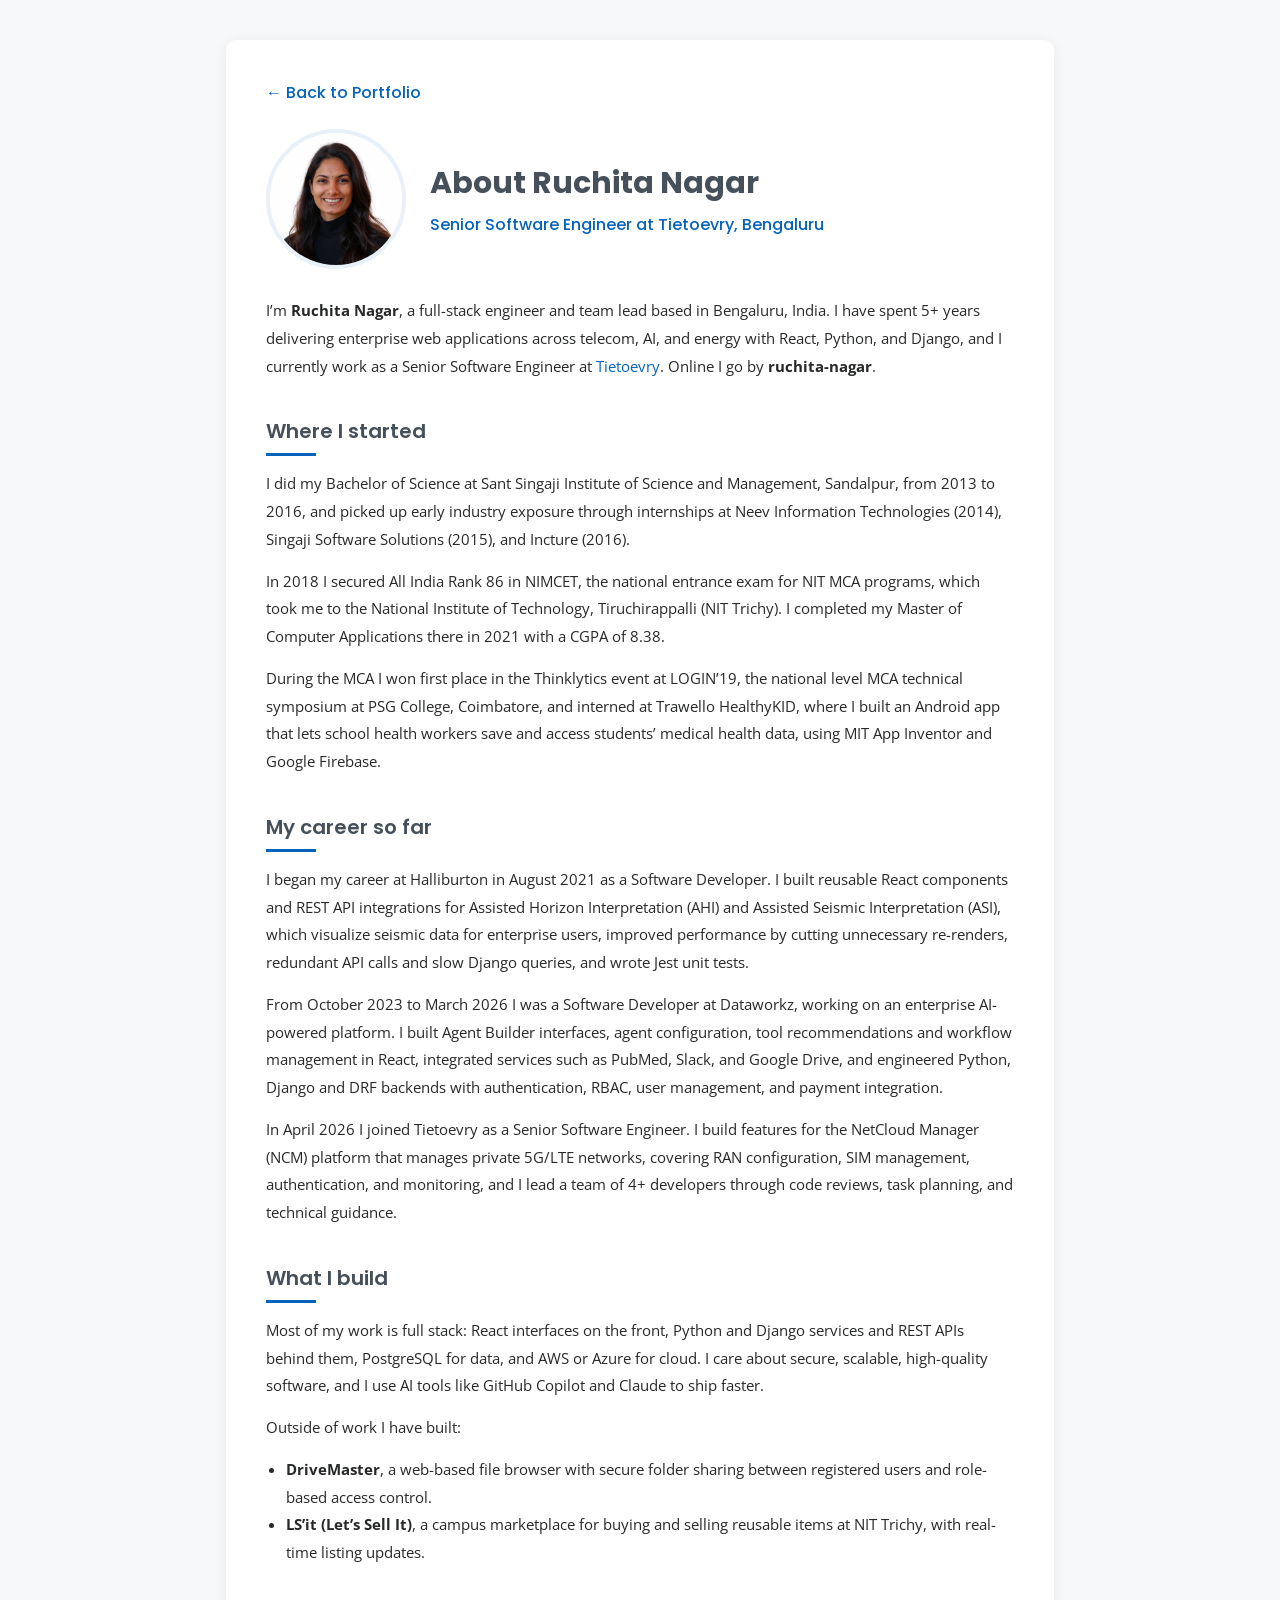
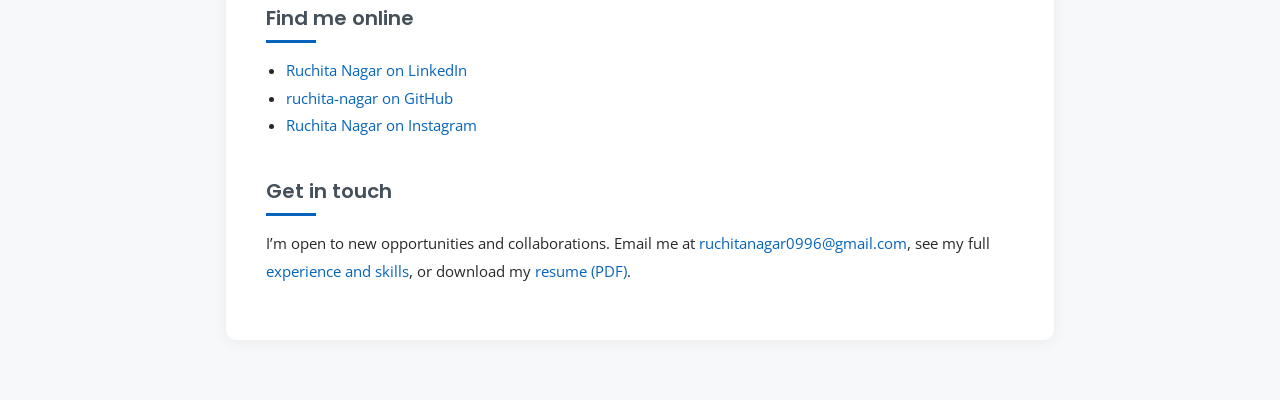
<file: about.html>
<!DOCTYPE html>
<html lang="en">

<head>
  <meta charset="UTF-8">
  <meta name="viewport" content="width=device-width, initial-scale=1">
  <title>About Ruchita Nagar | Senior Software Engineer in Bengaluru</title>
  <meta name="description"
    content="About Ruchita Nagar: Senior Software Engineer and team lead at Tietoevry in Bengaluru, MCA from NIT Tiruchirappalli, NIMCET 2018 AIR 86, with 5+ years building React, Python and Django applications.">
  <meta name="author" content="Ruchita Nagar">
  <meta name="robots" content="index, follow, max-image-preview:large">
  <meta name="theme-color" content="#0563bb">
  <link rel="canonical" href="https://ruchita-nagar.github.io/about.html">

  <meta property="og:type" content="profile">
  <meta property="profile:first_name" content="Ruchita">
  <meta property="profile:last_name" content="Nagar">
  <meta property="profile:username" content="ruchita-nagar">
  <meta property="og:site_name" content="Ruchita Nagar Portfolio">
  <meta property="og:title" content="About Ruchita Nagar | Senior Software Engineer in Bengaluru">
  <meta property="og:description" content="Who Ruchita Nagar is: career, education, projects and how to get in touch.">
  <meta property="og:url" content="https://ruchita-nagar.github.io/about.html">
  <meta property="og:locale" content="en_IN">
  <meta property="og:image" content="https://ruchita-nagar.github.io/assets/img/profile-img.jpg">
  <meta property="og:image:alt" content="Ruchita Nagar">
  <meta property="og:image:width" content="900">
  <meta property="og:image:height" content="900">

  <meta name="twitter:card" content="summary_large_image">
  <meta name="twitter:title" content="About Ruchita Nagar | Senior Software Engineer in Bengaluru">
  <meta name="twitter:description" content="Who Ruchita Nagar is: career, education, projects and how to get in touch.">
  <meta name="twitter:image" content="https://ruchita-nagar.github.io/assets/img/profile-img.jpg">
  <link rel="image_src" href="https://ruchita-nagar.github.io/assets/img/profile-img.jpg">

  <link rel="icon" href="favicon.ico" sizes="48x48">
  <link rel="icon" href="assets/img/favicons/icon-96.png" type="image/png" sizes="96x96">
  <link rel="icon" href="assets/img/favicons/icon-192.png" type="image/png" sizes="192x192">
  <link rel="apple-touch-icon" href="assets/img/favicons/icon-180.png">
  <link rel="preconnect" href="https://fonts.googleapis.com">
  <link rel="preconnect" href="https://fonts.gstatic.com" crossorigin>
  <link rel="stylesheet"
    href="https://fonts.googleapis.com/css?family=Open+Sans:400,400i,600|Poppins:400,500,600,700&display=swap">

  <style>
    * {
      box-sizing: border-box;
    }

    body {
      margin: 0;
      background: #f7f8f9;
      color: #272829;
      font-family: "Open Sans", sans-serif;
    }

    a {
      color: #0563bb;
      text-decoration: none;
    }

    a:hover {
      color: #067ded;
      text-decoration: underline;
    }

    .about-page {
      max-width: 860px;
      margin: 0 auto;
      padding: 40px 16px 60px;
    }

    .about-card {
      background: #fff;
      border-radius: 10px;
      box-shadow: 0 2px 15px rgba(0, 0, 0, 0.06);
      padding: 40px;
    }

    .back-link {
      display: inline-block;
      margin-bottom: 24px;
      font-family: "Poppins", sans-serif;
      font-weight: 500;
    }

    .about-intro {
      display: flex;
      align-items: center;
      gap: 24px;
      margin-bottom: 28px;
    }

    .about-intro img {
      flex: none;
      width: 140px;
      height: 140px;
      object-fit: cover;
      object-position: top;
      border-radius: 50%;
      border: 4px solid #e8f1fa;
    }

    .about-intro h1 {
      margin: 0 0 6px;
      font-family: "Poppins", sans-serif;
      font-size: 30px;
      font-weight: 700;
      color: #45505b;
    }

    .about-intro .role {
      margin: 0;
      color: #0563bb;
      font-family: "Poppins", sans-serif;
      font-weight: 500;
    }

    .content h2 {
      position: relative;
      margin: 36px 0 14px;
      padding-bottom: 10px;
      font-family: "Poppins", sans-serif;
      font-size: 20px;
      font-weight: 600;
      color: #45505b;
    }

    .content h2::after {
      content: "";
      position: absolute;
      left: 0;
      bottom: 0;
      width: 50px;
      height: 3px;
      background: #0563bb;
    }

    .content p,
    .content li {
      line-height: 1.85;
      font-size: 15px;
    }

    .content p {
      margin: 0 0 14px;
    }

    .content ul {
      margin: 0;
      padding-left: 20px;
    }

    @media (max-width: 575px) {
      .about-card {
        padding: 24px 18px;
      }

      .about-intro {
        flex-direction: column;
        align-items: flex-start;
      }

      .about-intro img {
        width: 120px;
        height: 120px;
      }

      .about-intro h1 {
        font-size: 26px;
      }
    }
  </style>

  <script type="application/ld+json">
    {
      "@context": "https://schema.org",
      "@graph": [
        {
          "@type": "BreadcrumbList",
          "itemListElement": [
            {
              "@type": "ListItem",
              "position": 1,
              "name": "Home",
              "item": "https://ruchita-nagar.github.io/"
            },
            {
              "@type": "ListItem",
              "position": 2,
              "name": "About Ruchita Nagar",
              "item": "https://ruchita-nagar.github.io/about.html"
            }
          ]
        },
        {
          "@type": "AboutPage",
          "@id": "https://ruchita-nagar.github.io/about.html#webpage",
          "url": "https://ruchita-nagar.github.io/about.html",
          "name": "About Ruchita Nagar | Senior Software Engineer in Bengaluru",
          "description": "About Ruchita Nagar: Senior Software Engineer and team lead at Tietoevry in Bengaluru, MCA from NIT Tiruchirappalli, NIMCET 2018 AIR 86, with 5+ years building React, Python and Django applications.",
          "dateModified": "2026-11-25T00:00:00+05:30",
          "inLanguage": "en",
          "isPartOf": {
            "@id": "https://ruchita-nagar.github.io/#website"
          },
          "about": {
            "@id": "https://ruchita-nagar.github.io/#person"
          },
          "mainEntity": {
            "@id": "https://ruchita-nagar.github.io/#person"
          }
        },
        {
          "@type": "Person",
          "@id": "https://ruchita-nagar.github.io/#person",
          "name": "Ruchita Nagar",
          "alternateName": "ruchita-nagar",
          "url": "https://ruchita-nagar.github.io/",
          "image": "https://ruchita-nagar.github.io/assets/img/profile-img.jpg",
          "jobTitle": "Senior Software Engineer",
          "worksFor": {
            "@type": "Organization",
            "name": "Tietoevry",
            "url": "https://www.tietoevry.com/"
          },
          "alumniOf": {
            "@type": "CollegeOrUniversity",
            "name": "National Institute of Technology, Tiruchirappalli",
            "sameAs": "https://en.wikipedia.org/wiki/National_Institute_of_Technology,_Tiruchirappalli"
          },
          "address": {
            "@type": "PostalAddress",
            "addressLocality": "Bengaluru",
            "addressRegion": "Karnataka",
            "addressCountry": "IN"
          },
          "sameAs": [
            "https://www.linkedin.com/in/ruchita-nagar/",
            "https://github.com/ruchita-nagar",
            "https://www.instagram.com/_its__ruchita/"
          ]
        }
      ]
    }
  </script>
</head>

<body>
  <main class="about-page">
    <article class="about-card">
      <a class="back-link" href="index.html">&larr; Back to Portfolio</a>

      <div class="about-intro">
        <img src="assets/img/profile-img.jpg" alt="Ruchita Nagar" width="140" height="140">
        <div>
          <h1>About Ruchita Nagar</h1>
          <p class="role">Senior Software Engineer at Tietoevry, Bengaluru</p>
        </div>
      </div>

      <div class="content">
        <p>
          I&rsquo;m <strong>Ruchita Nagar</strong>, a full-stack engineer and team lead based in Bengaluru, India.
          I have spent 5+ years delivering enterprise web applications across telecom, AI, and energy with React,
          Python, and Django, and I currently work as a Senior Software Engineer at
          <a href="https://www.tietoevry.com/" target="_blank" rel="noopener noreferrer">Tietoevry</a>.
          Online I go by <strong>ruchita-nagar</strong>.
        </p>

        <h2>Where I started</h2>
        <p>
          I did my Bachelor of Science at Sant Singaji Institute of Science and Management, Sandalpur, from 2013 to
          2016, and picked up early industry exposure through internships at Neev Information Technologies (2014),
          Singaji Software Solutions (2015), and Incture (2016).
        </p>
        <p>
          In 2018 I secured All India Rank 86 in NIMCET, the national entrance exam for NIT MCA programs, which took
          me to the National Institute of Technology, Tiruchirappalli (NIT Trichy). I completed my Master of Computer
          Applications there in 2021 with a CGPA of 8.38.
        </p>
        <p>
          During the MCA I won first place in the Thinklytics event at LOGIN&rsquo;19, the national level MCA technical
          symposium at PSG College, Coimbatore, and interned at Trawello HealthyKID, where I built an Android app that
          lets school health workers save and access students&rsquo; medical health data, using MIT App Inventor and
          Google Firebase.
        </p>

        <h2>My career so far</h2>
        <p>
          I began my career at Halliburton in August 2021 as a Software Developer. I built reusable React components
          and REST API integrations for Assisted Horizon Interpretation (AHI) and Assisted Seismic Interpretation
          (ASI), which visualize seismic data for enterprise users, improved performance by cutting unnecessary
          re-renders, redundant API calls and slow Django queries, and wrote Jest unit tests.
        </p>
        <p>
          From October 2023 to March 2026 I was a Software Developer at Dataworkz, working on an enterprise
          AI-powered platform. I built Agent Builder interfaces, agent configuration, tool recommendations and
          workflow management in React, integrated services such as PubMed, Slack, and Google Drive, and engineered
          Python, Django and DRF backends with authentication, RBAC, user management, and payment integration.
        </p>
        <p>
          In April 2026 I joined Tietoevry as a Senior Software Engineer. I build features for the NetCloud Manager
          (NCM) platform that manages private 5G/LTE networks, covering RAN configuration, SIM management,
          authentication, and monitoring, and I lead a team of 4+ developers through code reviews, task planning,
          and technical guidance.
        </p>

        <h2>What I build</h2>
        <p>
          Most of my work is full stack: React interfaces on the front, Python and Django services and REST APIs
          behind them, PostgreSQL for data, and AWS or Azure for cloud. I care about secure, scalable, high-quality
          software, and I use AI tools like GitHub Copilot and Claude to ship faster.
        </p>
        <p>Outside of work I have built:</p>
        <ul>
          <li><strong>DriveMaster</strong>, a web-based file browser with secure folder sharing between registered
            users and role-based access control.</li>
          <li><strong>LS&rsquo;it (Let&rsquo;s Sell It)</strong>, a campus marketplace for buying and selling reusable
            items at NIT Trichy, with real-time listing updates.</li>
        </ul>

        <h2>Find me online</h2>
        <ul>
          <li><a href="https://www.linkedin.com/in/ruchita-nagar/" target="_blank" rel="me noopener noreferrer">Ruchita
              Nagar on LinkedIn</a></li>
          <li><a href="https://github.com/ruchita-nagar" target="_blank" rel="me noopener noreferrer">ruchita-nagar on
              GitHub</a></li>
          <li><a href="https://www.instagram.com/_its__ruchita/" target="_blank" rel="me noopener noreferrer">Ruchita
              Nagar on Instagram</a></li>
        </ul>

        <h2>Get in touch</h2>
        <p>
          I&rsquo;m open to new opportunities and collaborations. Email me at
          <a href="mailto:ruchitanagar0996@gmail.com">ruchitanagar0996@gmail.com</a>, see my full
          <a href="index.html#resume">experience and skills</a>, or download my
          <a href="assets/document/Ruchita_Nagar_SDE.pdf" target="_blank" rel="noopener noreferrer">resume (PDF)</a>.
        </p>
      </div>
    </article>
  </main>
</body>

</html>
</file>
